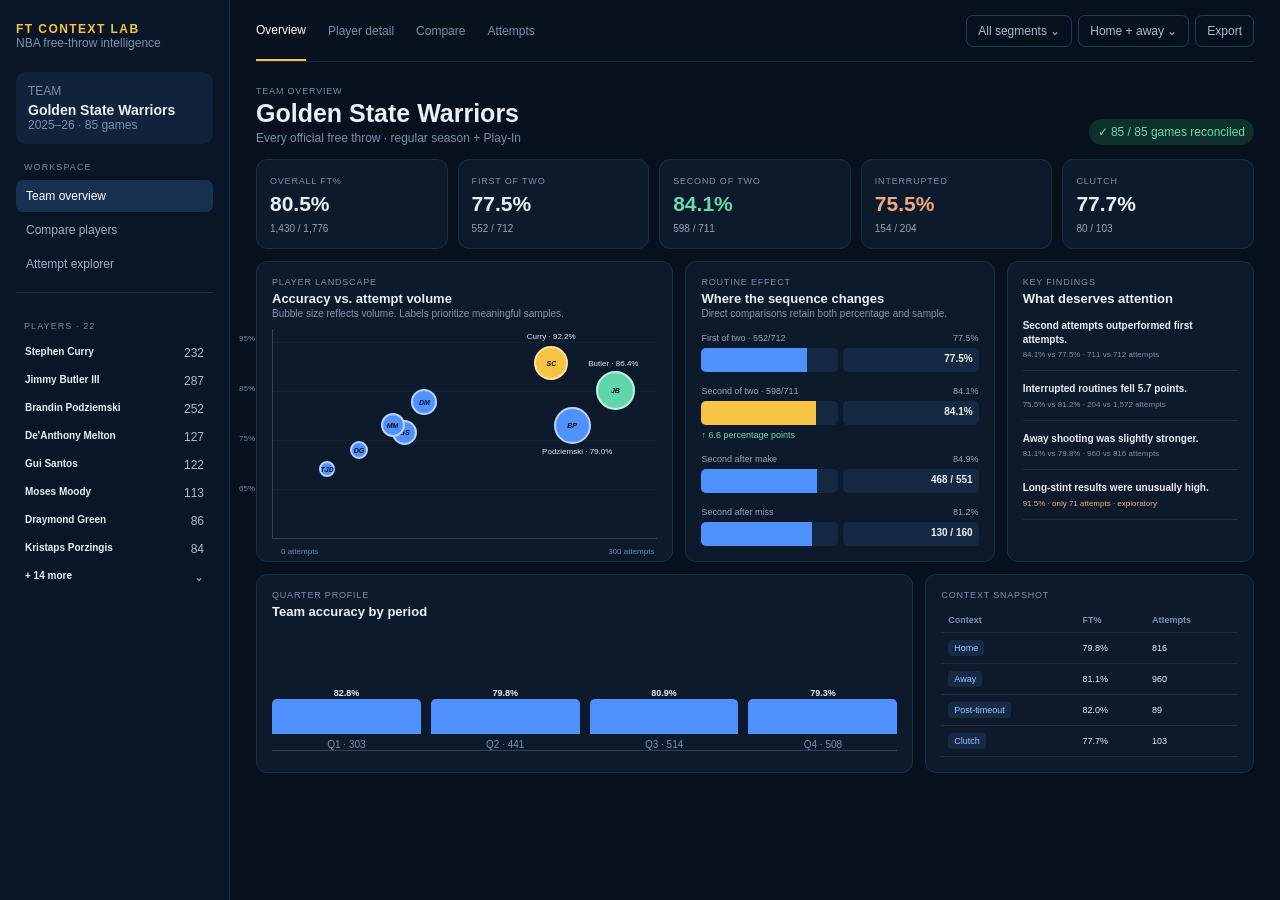
<file: mockups/analyst-workstation-v2.html>
<!doctype html><html><head><meta charset="utf-8"><style>
*{box-sizing:border-box}body{margin:0;background:#07101d;color:#e9f0f8;font-family:Inter,Segoe UI,Arial,sans-serif;font-size:12px}.app{display:grid;grid-template-columns:230px 1fr;min-height:100vh}.side{background:#0a1627;border-right:1px solid #1b2d45;padding:22px 16px}.brand{color:#f6c344;font-size:12px;font-weight:800;letter-spacing:.12em}.sub{color:#7890ac}.team{margin:22px 0 14px;padding:12px;background:#10233a;border-radius:10px}.team b{display:block;font-size:14px;margin-top:4px}.navlabel{font-size:9px;color:#6f88a5;letter-spacing:.12em;margin:18px 8px 8px}.navitem{padding:9px 10px;border-radius:7px;margin:2px 0;color:#9db0c6}.navitem.active{background:#173151;color:#fff}.players{border-top:1px solid #1b2d45;margin-top:12px;padding-top:10px}.player{display:flex;justify-content:space-between;padding:7px 9px;color:#aabbd0}.player strong{color:#e7eff8;font-size:10px}.main{padding:0 26px 30px}.top{height:62px;display:flex;align-items:center;justify-content:space-between;border-bottom:1px solid #1a2a40}.tabs{display:flex;gap:22px;height:100%;align-items:center}.tab{color:#7890ac;height:100%;display:flex;align-items:center}.tab.active{color:#fff;border-bottom:2px solid #f6c344}.controls span{border:1px solid #263b55;border-radius:7px;padding:8px 11px;margin-left:6px;color:#a9bad0}.headline{display:flex;align-items:end;justify-content:space-between;margin:24px 0 14px}.headline h1{font-size:25px;margin:3px 0}.badge{color:#68d9ac;background:#0d302b;padding:6px 9px;border-radius:99px}.kpis{display:grid;grid-template-columns:repeat(5,1fr);gap:10px}.kpi,.card{background:#0d1a2b;border:1px solid #1b2d45;border-radius:11px}.kpi{padding:13px}.kpi small,.label{color:#7890ac;font-size:9px;letter-spacing:.09em}.kpi b{display:block;font-size:21px;margin:5px 0}.kpi em{font-style:normal;font-size:10px;color:#8ea3bb}.grid{display:grid;grid-template-columns:1.35fr 1fr .8fr;gap:12px;margin-top:12px}.card{padding:15px}.card h2{font-size:13px;margin:4px 0 2px}.card p{color:#8297b0;font-size:10px;margin:0}.plot{height:210px;position:relative;margin-top:10px;border-left:1px solid #30445f;border-bottom:1px solid #30445f;background:repeating-linear-gradient(to top,transparent 0,transparent 48px,#15263b 49px)}.axisy{position:absolute;left:-34px;font-size:8px;color:#6f88a5}.axisx{position:absolute;bottom:-18px;font-size:8px;color:#6f88a5}.dot{position:absolute;border-radius:50%;background:#4f91ff;border:2px solid #b8d3ff;display:flex;align-items:center;justify-content:center;font-size:7px;font-weight:700;color:#07101d}.dot.gold{background:#f6c344;border-color:#ffe29a}.dot.green{background:#62d6aa;border-color:#bbf4df}.annotation{position:absolute;color:#d8e6f6;font-size:8px;white-space:nowrap}.pair{margin-top:14px}.pairhead{display:flex;justify-content:space-between;font-size:9px;color:#91a5bc}.bars{display:grid;grid-template-columns:1fr 1fr;gap:5px;margin-top:5px}.bar{height:24px;background:#162942;border-radius:5px;overflow:hidden;position:relative}.fill{height:100%;background:#4f91ff}.fill.gold{background:#f6c344}.bar b{position:absolute;right:6px;top:5px;font-size:10px}.delta{color:#68d9ac;font-size:9px;margin-top:5px}.quarters{display:flex;align-items:end;gap:10px;height:120px;margin-top:12px;border-bottom:1px solid #30445f}.q{flex:1;text-align:center}.q i{display:block;background:#4f91ff;border-radius:5px 5px 0 0;min-height:35px}.q b{font-size:9px}.q small{display:block;color:#7890ac;margin-top:5px}.find{padding:11px 0;border-bottom:1px solid #1c3049}.find:first-of-type{padding-top:10px}.find b{display:block;font-size:10px;line-height:1.35}.find span{display:block;color:#7890ac;font-size:8px;margin-top:4px}.warn{color:#f4a779!important}.footerrow{display:grid;grid-template-columns:2fr 1fr;gap:12px;margin-top:12px}.table{width:100%;border-collapse:collapse;margin-top:8px}.table td,.table th{text-align:left;padding:7px;border-bottom:1px solid #1b2d45;font-size:9px}.table th{color:#7890ac}.pill{display:inline-block;padding:3px 6px;border-radius:4px;background:#142a45;color:#9ec5ff}
</style></head><body><div class="app">
<aside class="side"><div class="brand">FT CONTEXT LAB</div><div class="sub">NBA free-throw intelligence</div><div class="team"><span class="sub">TEAM</span><b>Golden State Warriors</b><span class="sub">2025–26 · 85 games</span></div><div class="navlabel">WORKSPACE</div><div class="navitem active">Team overview</div><div class="navitem">Compare players</div><div class="navitem">Attempt explorer</div><div class="players"><div class="navlabel">PLAYERS · 22</div><div class="player"><strong>Stephen Curry</strong><span>232</span></div><div class="player"><strong>Jimmy Butler III</strong><span>287</span></div><div class="player"><strong>Brandin Podziemski</strong><span>252</span></div><div class="player"><strong>De'Anthony Melton</strong><span>127</span></div><div class="player"><strong>Gui Santos</strong><span>122</span></div><div class="player"><strong>Moses Moody</strong><span>113</span></div><div class="player"><strong>Draymond Green</strong><span>86</span></div><div class="player"><strong>Kristaps Porzingis</strong><span>84</span></div><div class="player"><strong>+ 14 more</strong><span>⌄</span></div></div></aside>
<main class="main"><header class="top"><div class="tabs"><div class="tab active">Overview</div><div class="tab">Player detail</div><div class="tab">Compare</div><div class="tab">Attempts</div></div><div class="controls"><span>All segments ⌄</span><span>Home + away ⌄</span><span>Export</span></div></header>
<div class="headline"><div><div class="label">TEAM OVERVIEW</div><h1>Golden State Warriors</h1><span class="sub">Every official free throw · regular season + Play-In</span></div><div class="badge">✓ 85 / 85 games reconciled</div></div>
<section class="kpis"><div class="kpi"><small>OVERALL FT%</small><b>80.5%</b><em>1,430 / 1,776</em></div><div class="kpi"><small>FIRST OF TWO</small><b>77.5%</b><em>552 / 712</em></div><div class="kpi"><small>SECOND OF TWO</small><b style="color:#68d9ac">84.1%</b><em>598 / 711</em></div><div class="kpi"><small>INTERRUPTED</small><b style="color:#f4a779">75.5%</b><em>154 / 204</em></div><div class="kpi"><small>CLUTCH</small><b>77.7%</b><em>80 / 103</em></div></section>
<section class="grid"><div class="card"><div class="label">PLAYER LANDSCAPE</div><h2>Accuracy vs. attempt volume</h2><p>Bubble size reflects volume. Labels prioritize meaningful samples.</p><div class="plot"><span class="axisy" style="top:5px">95%</span><span class="axisy" style="top:55px">85%</span><span class="axisy" style="top:105px">75%</span><span class="axisy" style="top:155px">65%</span><span class="axisx" style="left:8px">0 attempts</span><span class="axisx" style="right:3px">300 attempts</span><i class="dot gold" style="width:34px;height:34px;left:68%;top:17px">SC</i><span class="annotation" style="left:66%;top:3px">Curry · 92.2%</span><i class="dot green" style="width:39px;height:39px;left:84%;top:42px">JB</i><span class="annotation" style="left:82%;top:30px">Butler · 86.4%</span><i class="dot" style="width:37px;height:37px;left:73%;top:78px">BP</i><span class="annotation" style="left:70%;top:118px">Podziemski · 79.0%</span><i class="dot" style="width:26px;height:26px;left:36%;top:60px">DM</i><i class="dot" style="width:25px;height:25px;left:31%;top:91px">GS</i><i class="dot" style="width:24px;height:24px;left:28%;top:84px">MM</i><i class="dot" style="width:18px;height:18px;left:20%;top:112px">DG</i><i class="dot" style="width:16px;height:16px;left:12%;top:132px">TJD</i></div></div>
<div class="card"><div class="label">ROUTINE EFFECT</div><h2>Where the sequence changes</h2><p>Direct comparisons retain both percentage and sample.</p><div class="pair"><div class="pairhead"><span>First of two · 552/712</span><span>77.5%</span></div><div class="bars"><div class="bar"><div class="fill" style="width:77.5%"></div></div><div class="bar"><b>77.5%</b></div></div></div><div class="pair"><div class="pairhead"><span>Second of two · 598/711</span><span>84.1%</span></div><div class="bars"><div class="bar"><div class="fill gold" style="width:84.1%"></div></div><div class="bar"><b>84.1%</b></div></div><div class="delta">↑ 6.6 percentage points</div></div><div class="pair"><div class="pairhead"><span>Second after make</span><span>84.9%</span></div><div class="bars"><div class="bar"><div class="fill" style="width:84.9%"></div></div><div class="bar"><b>468 / 551</b></div></div></div><div class="pair"><div class="pairhead"><span>Second after miss</span><span>81.2%</span></div><div class="bars"><div class="bar"><div class="fill" style="width:81.2%"></div></div><div class="bar"><b>130 / 160</b></div></div></div></div>
<div class="card"><div class="label">KEY FINDINGS</div><h2>What deserves attention</h2><div class="find"><b>Second attempts outperformed first attempts.</b><span>84.1% vs 77.5% · 711 vs 712 attempts</span></div><div class="find"><b>Interrupted routines fell 5.7 points.</b><span>75.5% vs 81.2% · 204 vs 1,572 attempts</span></div><div class="find"><b>Away shooting was slightly stronger.</b><span>81.1% vs 79.8% · 960 vs 816 attempts</span></div><div class="find"><b>Long-stint results were unusually high.</b><span class="warn">91.5% · only 71 attempts · exploratory</span></div></div></section>
<section class="footerrow"><div class="card"><div class="label">QUARTER PROFILE</div><h2>Team accuracy by period</h2><div class="quarters"><div class="q"><b>82.8%</b><i style="height:83%"></i><small>Q1 · 303</small></div><div class="q"><b>79.8%</b><i style="height:70%"></i><small>Q2 · 441</small></div><div class="q"><b>80.9%</b><i style="height:75%"></i><small>Q3 · 514</small></div><div class="q"><b>79.3%</b><i style="height:68%"></i><small>Q4 · 508</small></div></div></div><div class="card"><div class="label">CONTEXT SNAPSHOT</div><table class="table"><tr><th>Context</th><th>FT%</th><th>Attempts</th></tr><tr><td><span class="pill">Home</span></td><td>79.8%</td><td>816</td></tr><tr><td><span class="pill">Away</span></td><td>81.1%</td><td>960</td></tr><tr><td><span class="pill">Post-timeout</span></td><td>82.0%</td><td>89</td></tr><tr><td><span class="pill">Clutch</span></td><td>77.7%</td><td>103</td></tr></table></div></section>
</main></div></body></html>
</file>
